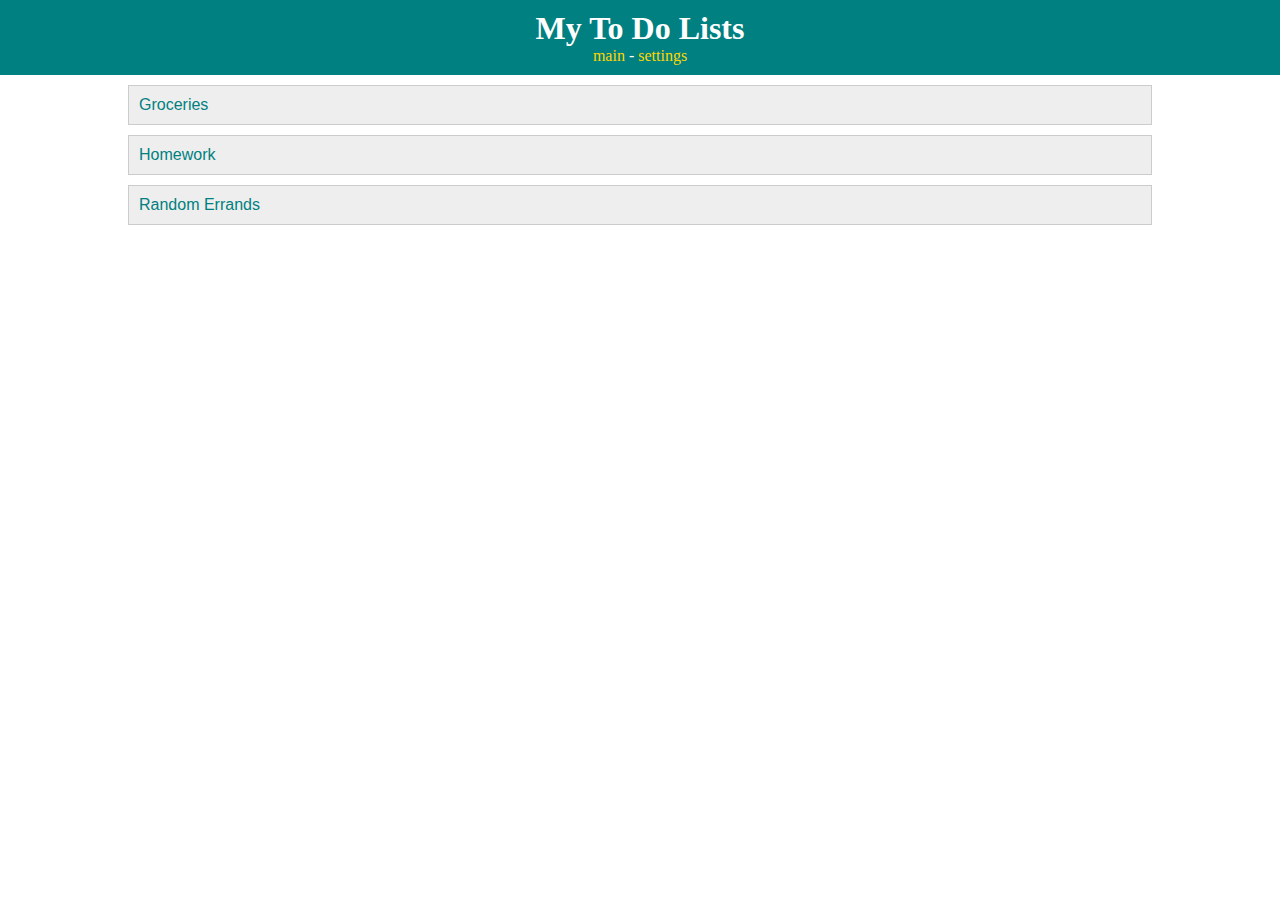
<file: week4_lab/index.html>
<!DOCTYPE html>

<!-- styles -->
<link rel="stylesheet" type="text/css" href="style.css">

<html>
<head>
    <title>ToDo App</title>
    <meta charset="UTF-8">
    <!-- fonts -->
    <link href="https://fonts.googleapies.com/css?family=Roboto|Roboto+Slab"
    rel="stylesheet">
</head>

<body>
    <header>
        <h1>My To Do Lists</h1>
        <nav>
            <a href="index.html">main</a> -
            <a href="settings.html">settings</a>
        </nav>
    </header>

    <div id="todo-lists">
        <div class="list">
            <a href="list.html">Groceries</a>
        </div>

        <div class="list">
            Homework
        </div>

        <div class="list">
            Random Errands
        </div>
    </div>

</body>

</html>
</file>
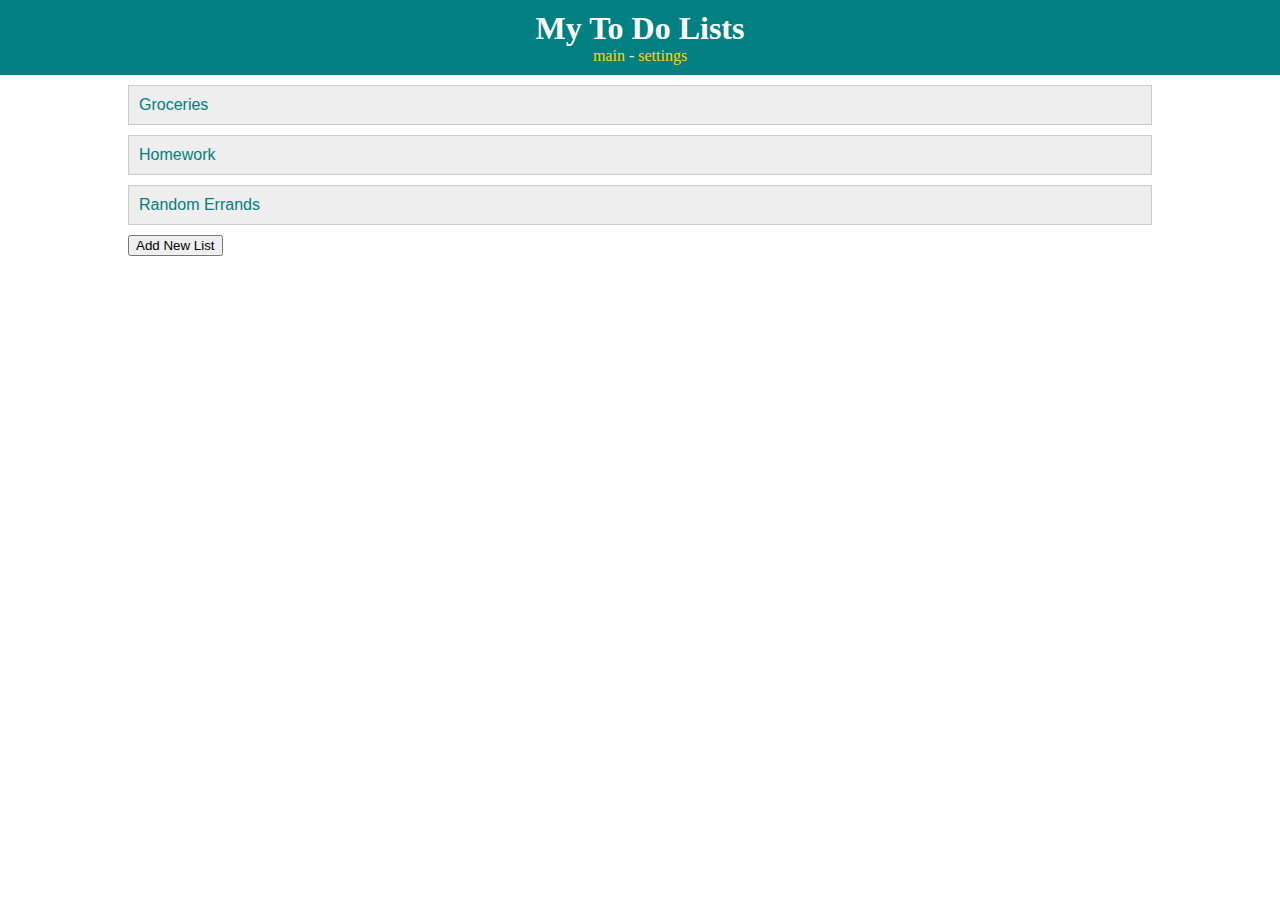
<file: week5_part1_lab/index.html>
<!DOCTYPE html>

<!-- styles -->
<link rel="stylesheet" type="text/css" href="style.css">

<html>
<head>
    <title>ToDo App</title>
    <meta charset="UTF-8">
    <!-- fonts -->
    <link href="https://fonts.googleapies.com/css?family=Roboto|Roboto+Slab"
    rel="stylesheet">
    <!-- javascript -->
    <script src="main.js" type="text/javascript"></script>
</head>

<body>
    <header>
        <h1>My To Do Lists</h1>
        <nav>
            <a href="index.html">main</a> -
            <a href="settings.html">settings</a>
        </nav>
    </header>

    <div id="todo-lists">
        <div class="list">
            <a href="list.html">Groceries</a>
        </div>

        <div class="list">
            Homework
        </div>

        <div class="list">
            Random Errands
        </div>
        <button onclick="addNewList()">Add New List</button>
    </div>

</body>

</html>
</file>
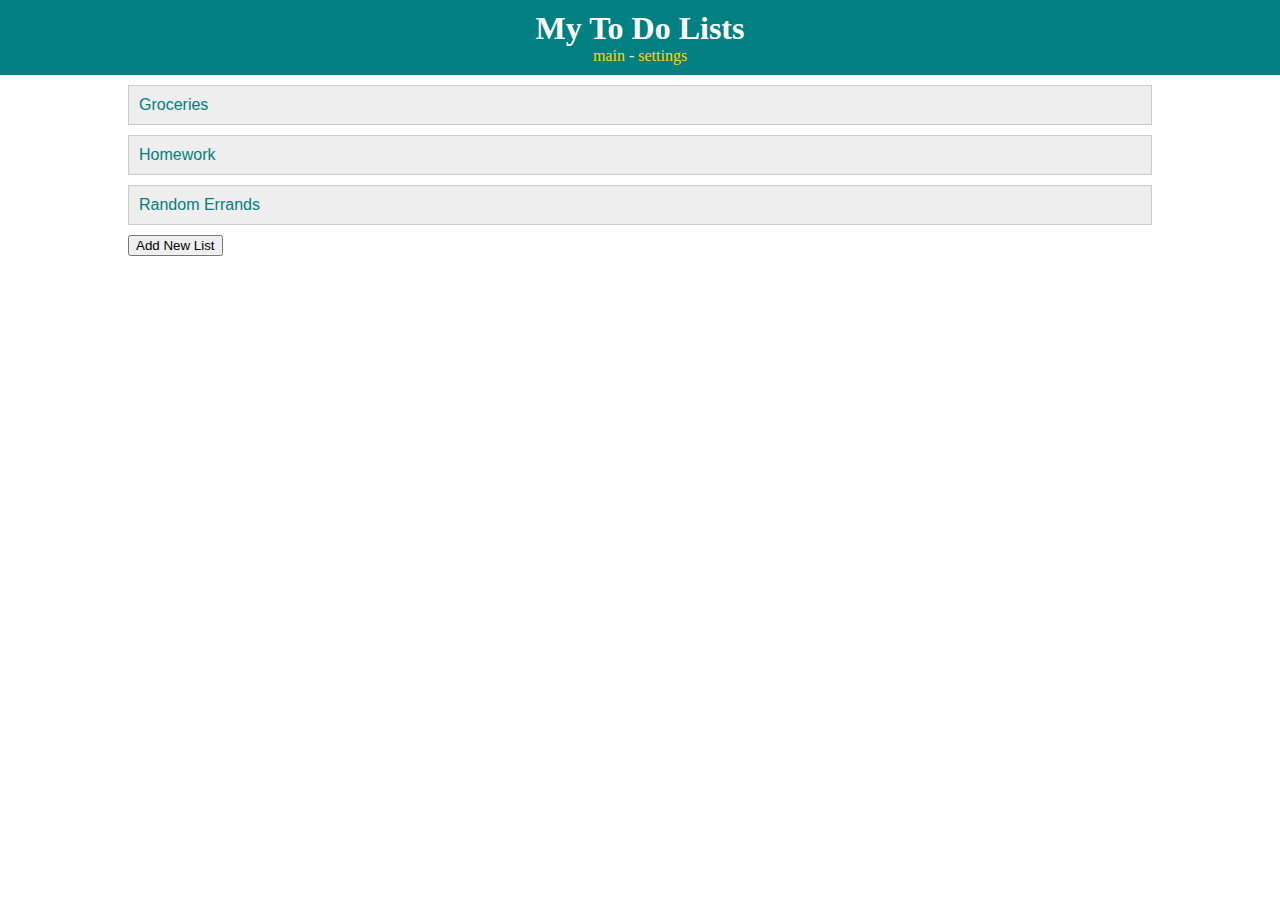
<file: week6_lab/index.html>
<!DOCTYPE html>

<!-- styles -->
<link rel="stylesheet" type="text/css" href="style.css">

<html>
<head>
    <title>ToDo App</title>
    <meta charset="UTF-8">
    <!-- fonts -->
    <link href="https://fonts.googleapies.com/css?family=Roboto|Roboto+Slab"
    rel="stylesheet">
    <!-- javascript -->
    <script src="main.js" type="text/javascript"></script>
    <script src="https://ajax.googleapis.com/ajax/libs/jquery/3.2.1/jquery.min.js"></script>
</head>

<body>
    <header>
        <h1>My To Do Lists</h1>
        <nav>
            <a href="index.html">main</a> -
            <a href="settings.html">settings</a>
        </nav>
    </header>

    <div id="todo-lists">
        <div class="list">
            <a href="list.html">Groceries</a>
        </div>

        <div class="list">
            Homework
        </div>

        <div class="list">
            Random Errands
        </div>
        <button onclick="addNewList()">Add New List</button>
    </div>

</body>

</html>
</file>
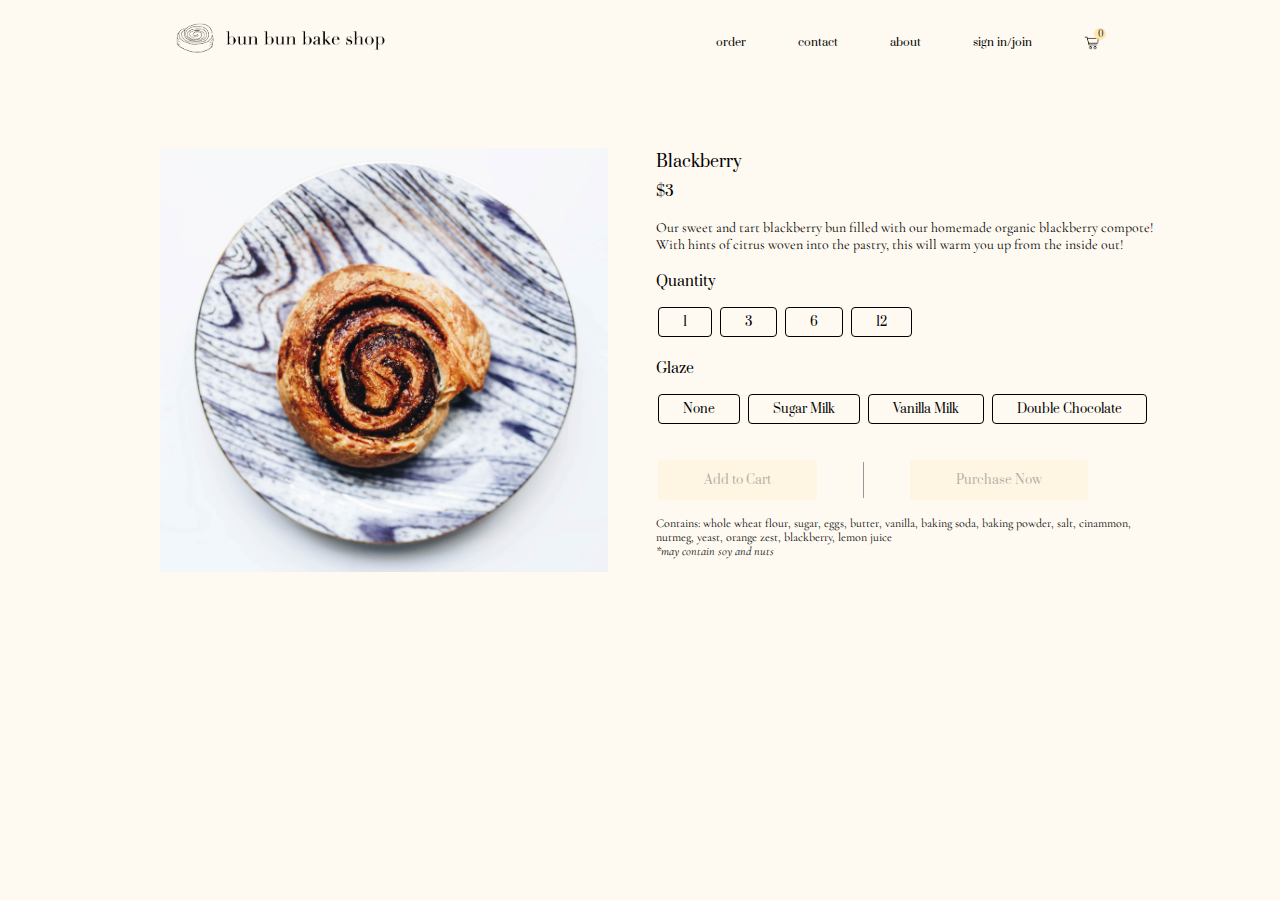
<file: homework_5/blackberry.html>
<!DOCTYPE html>

    <html>
    <head>
        <title>bun bun bakeshop - blackberry</title>
        <!-- styles -->
        <link rel="stylesheet" type="text/css" href="style.css">
        <link rel="icon" href="favi.png"/>
        <meta charset="UTF-8">
        <!--fonts-->
        <link href="https://fonts.googleapis.com/css?family=Prata" rel="stylesheet">
        <link href="https://fonts.googleapis.com/css?family=Cormorant+Garamond" rel="stylesheet">
        <!--javascript-->
        <script src="https://ajax.googleapis.com/ajax/libs/jquery/3.2.1/jquery.min.js"></script>
        <script src="script.js" type="text/javascript"></script>
    </head>
    <body>
        <header>
            <a href="home.html"><img id="logo" src="logo.png"></a>
            <nav>
                <ul>
                    <li><a href="order.html">order</a></li>
                    <li><a href="#">contact</a></li>
                    <li><a href="#">about</a></li>
                    <li><a href="#">sign in/join</a></li>
                    <li><div class="mini-cart">
                        <a href="cart.html"><img id="cart" src="cart.png"></a>
                        <div class="ct-bg">
                            <div id="item-count">0</div></li>
                </ul>
            </nav>
        </header>
        <body>
            <div class="details">
                <img class="details-img" src="blackberry.jpg">
                <div class="details-text">
                    <h2> Blackberry </h2>
                    <h4> $3 </h4>
                    <p> Our sweet and tart blackberry bun filled with our homemade organic blackberry compote! <br/>With hints of citrus woven into the pastry, this will warm you up from the inside out!</p>
                    <h4> Quantity </h4>
                    <div class="ops qt">
                        <button>1</button>
                        <button>3</button>
                        <button>6</button>
                        <button>12</button>
                    </div>
                    <h4> Glaze </h4>
                    <div class="ops glz">
                        <button>None</button>
                        <button>Sugar Milk</button>
                        <button>Vanilla Milk</button>
                        <button>Double Chocolate</button>
                    </div>
                    <div class="cart">
                        <button class="button3 addcart">Add to Cart</button>
                        <div class="vert"></div>
                        <button class="button3">Purchase Now</button>
                    </div>
                    <p class="ingredients"> Contains: whole wheat flour, sugar, eggs, butter, vanilla, baking soda, baking powder, salt, cinammon, <br/>nutmeg, yeast, orange zest, blackberry, lemon juice <br />
                        <i> *may contain soy and nuts </i>
                    </p>
                </div>
            </div>
            <script>item()</script>
            <script> miniCart()</script>
        </body>
</file>
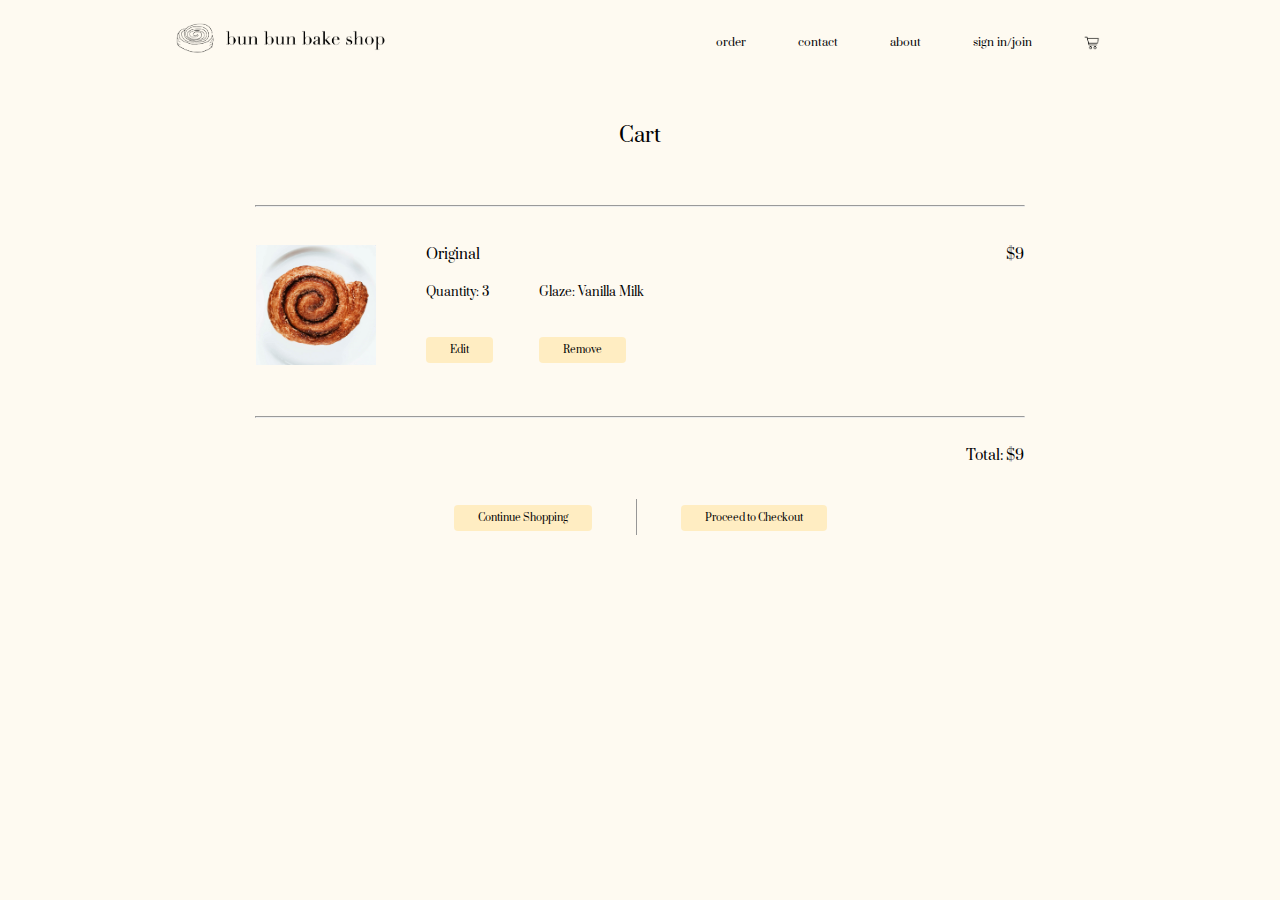
<file: homework_5/cart-filled.html>
<!DOCTYPE html>

    <html>
    <head>
        <title>bun bun bakeshop - cart example</title>
        <!-- styles -->
        <link rel="stylesheet" type="text/css" href="style.css">
        <link rel="icon" href="favi.png"/>
        <meta charset="UTF-8">
        <!--fonts-->
        <link href="https://fonts.googleapis.com/css?family=Prata" rel="stylesheet">
        <link href="https://fonts.googleapis.com/css?family=Cormorant+Garamond" rel="stylesheet">
        <!--javascript-->
        <script src="https://ajax.googleapis.com/ajax/libs/jquery/3.2.1/jquery.min.js"></script>
        <script src="script.js" type="text/javascript"></script>
    </head>
    <body>
        <header>
            <a href="home.html"><img id="logo" src="logo.png"></a>
            <nav>
                <ul>
                    <li><a href="order.html">order</a></li>
                    <li><a href="#">contact</a></li>
                    <li><a href="#">about</a></li>
                    <li><a href="#">sign in/join</a></li>
                    <li><a href="#"><img id="cart" src="cart.png"></a></li>
                </ul>
            </nav>
        </header>
        <h1> Cart </h1>
        <hr>
        <div class="cart-item">
            <div><img class="cart-img" src="original.jpg"></div>
            <div class="cart-detail">
                <h5> Original </h5>
                <div class="qg">
                    <h7> Quantity: 3 </h7>
                    <h7> Glaze: Vanilla Milk</h7>
                </div>
                <div class="cart-buttons">
                    <button class="button2">Edit</button>
                    <div class= "space"></div>
                    <button class="button2">Remove</button>
                </div>
            </div>
            <div class="item-price">
                <h5> $9 </h5>
            </div>
        </div>
        <hr>
        <div class="total-price">
            <h5> Total: $9 </h5>
        </div>
        <div class="checkout">
            <button class="button2">Continue Shopping</button>
            <div class="vert"></div>
            <button class="button2">Proceed to Checkout</button>
        </div>
    </body>
</file>
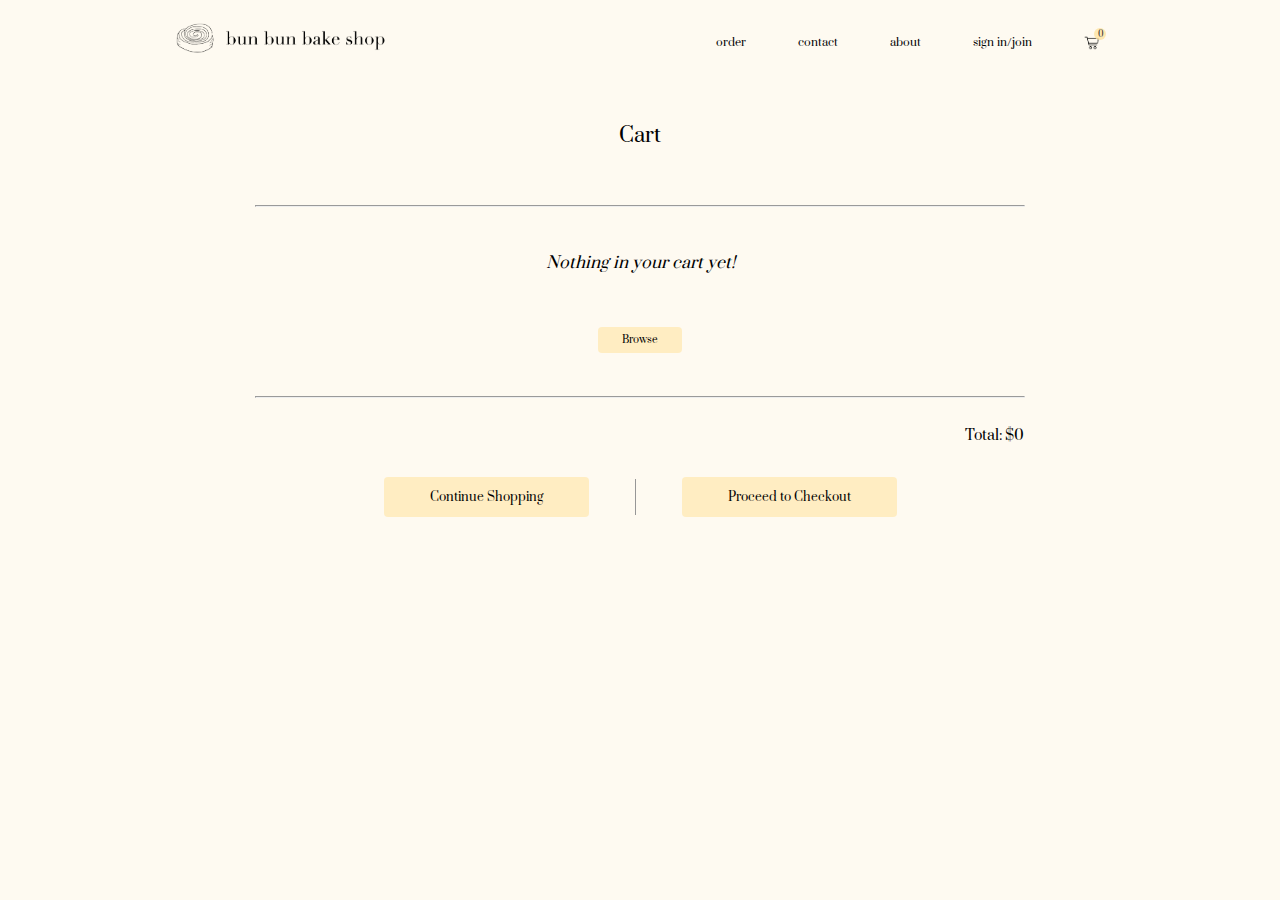
<file: homework_5/cart.html>
<!DOCTYPE html>

    <html>
    <head>
        <title>bun bun bakeshop - cart</title>
        <!-- styles -->
        <link rel="stylesheet" type="text/css" href="style.css">
        <link rel="icon" href="favi.png"/>
        <meta charset="UTF-8">
        <!--fonts-->
        <link href="https://fonts.googleapis.com/css?family=Prata" rel="stylesheet">
        <link href="https://fonts.googleapis.com/css?family=Cormorant+Garamond" rel="stylesheet">
        <!--javascript-->
        <script src="https://ajax.googleapis.com/ajax/libs/jquery/3.2.1/jquery.min.js"></script>
        <script src="script.js" type="text/javascript"></script>
    </head>
    <body>
        <header>
            <a href="home.html"><img id="logo" src="logo.png"></a>
            <nav>
                <ul>
                    <li><a href="order.html">order</a></li>
                    <li><a href="#">contact</a></li>
                    <li><a href="#">about</a></li>
                    <li><a href="#">sign in/join</a></li>
                    <li><div class="mini-cart">
                        <a href="cart.html"><img id="cart" src="cart.png"></a>
                        <div class="ct-bg">
                            <div id="item-count">0</div></li>
                </ul>
            </nav>
        </header>
        <h1> Cart </h1>
        <hr>
        <div class="cart-list">
        </div>
        <div class="flex-container">
            <div id="nothing">
                <div><h6> Nothing in your cart yet!</h6></div>
                <div><a href="order.html"><button class="button2"> Browse </button></a></div>
            </div>
        </div>
        <hr>
        <div class="total-price">
            <h5 id="total"> Total: $0 </h5>
        </div>
        <div class="checkout">
            <a href="order.html"><button class="button4">Continue Shopping</button></a>
            <div class="vert"></div>
            <button class="button4">Proceed to Checkout</button>
        </div>
        <script>cart();</script>
        <script>miniCart()</script>
    </body>
    </html>
</file>
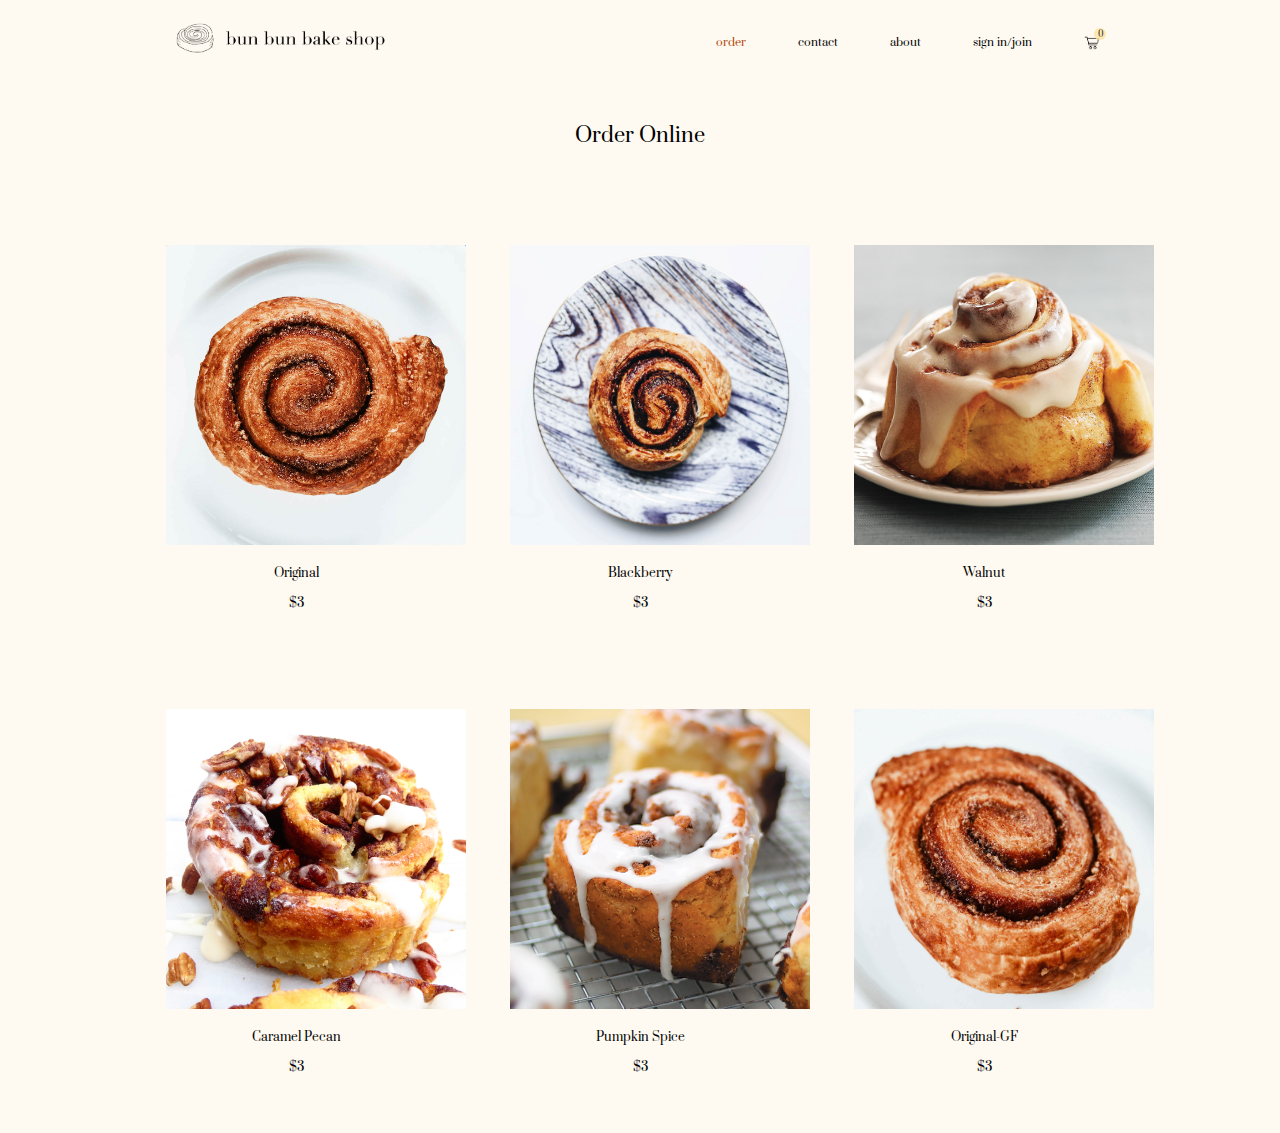
<file: homework_5/order.html>
<!DOCTYPE html>

    <html>
    <head>
        <title>bun bun bakeshop - order</title>
        <!-- styles -->
        <link rel="stylesheet" type="text/css" href="style.css">
        <link rel="icon" href="favi.png"/>
        <meta charset="UTF-8">
        <!--fonts-->
        <link href="https://fonts.googleapis.com/css?family=Prata" rel="stylesheet">
        <link href="https://fonts.googleapis.com/css?family=Cormorant+Garamond" rel="stylesheet">
        <!--javascript-->
        <script src="https://ajax.googleapis.com/ajax/libs/jquery/3.2.1/jquery.min.js"></script>
        <script src="script.js" type="text/javascript"></script>
    </head>
    <body>
        <header>
            <a href="home.html"><img id="logo" src="logo.png"></a>
            <nav>
                <ul>
                    <li><a class="current" href="#">order</a></li>
                    <li><a href="#">contact</a></li>
                    <li><a href="#">about</a></li>
                    <li><a href="#">sign in/join</a></li>
                    <li><div class="mini-cart">
                        <a href="cart.html"><img id="cart" src="cart.png"></a>
                        <div class="ct-bg">
                            <div id="item-count">0</div>
                        </div>
                    </div>
                    </li>
                </ul>
            </nav>
        </header>
        <h1>Order Online</h1>
        <div class="grid-3">
            <div class="items">
                    <a href="original.html"><img class="item-img" src="original.jpg"></a>
                    <div class="caption">
                        <a href ="original.html">Original</a>
                        <h3> $3 </h3>
                    </div>
            </div>
            <div class="items">
                    <a href="blackberry.html"><img class="item-img" src="blackberry.jpg"></a>
                    <div class="caption">
                        <a href ="blackberry.html">Blackberry</a>
                        <h3> $3 </h3>
                    </div>
            </div>
            <div class="items">
                    <a href="walnut.html"><img class="item-img" src="walnut.jpg"></a>
                    <div class="caption">
                        <a href ="walnut.html">Walnut</a>
                        <h3> $3 </h3>
                    </div>
            </div>
            <div class="items">
                    <a href="pecan.html"><img class="item-img" src="pecan.jpg"></a>
                    <div class="caption">
                        <a href ="pecan.html">Caramel Pecan</a>
                        <h3> $3 </h3>
                    </div>
            </div>
            <div class="items">
                    <a href="pumpkin.html"><img class="item-img" src="pumpkin.jpg"></a>
                    <div class="caption">
                        <a href ="pumpkin.html">Pumpkin Spice</a>
                        <h3> $3 </h3>
                    </div>
            </div>
            <div class="items">
                    <a href="orig-gf.html"><img class="item-img" src="orig-gf.jpg"></a>
                    <div class="caption">
                        <a href ="orig-gf.html">Original-GF</a>
                        <h3> $3 </h3>
                    </div>
            </div>
        </div>
        <script>miniCart()</script>
</file>
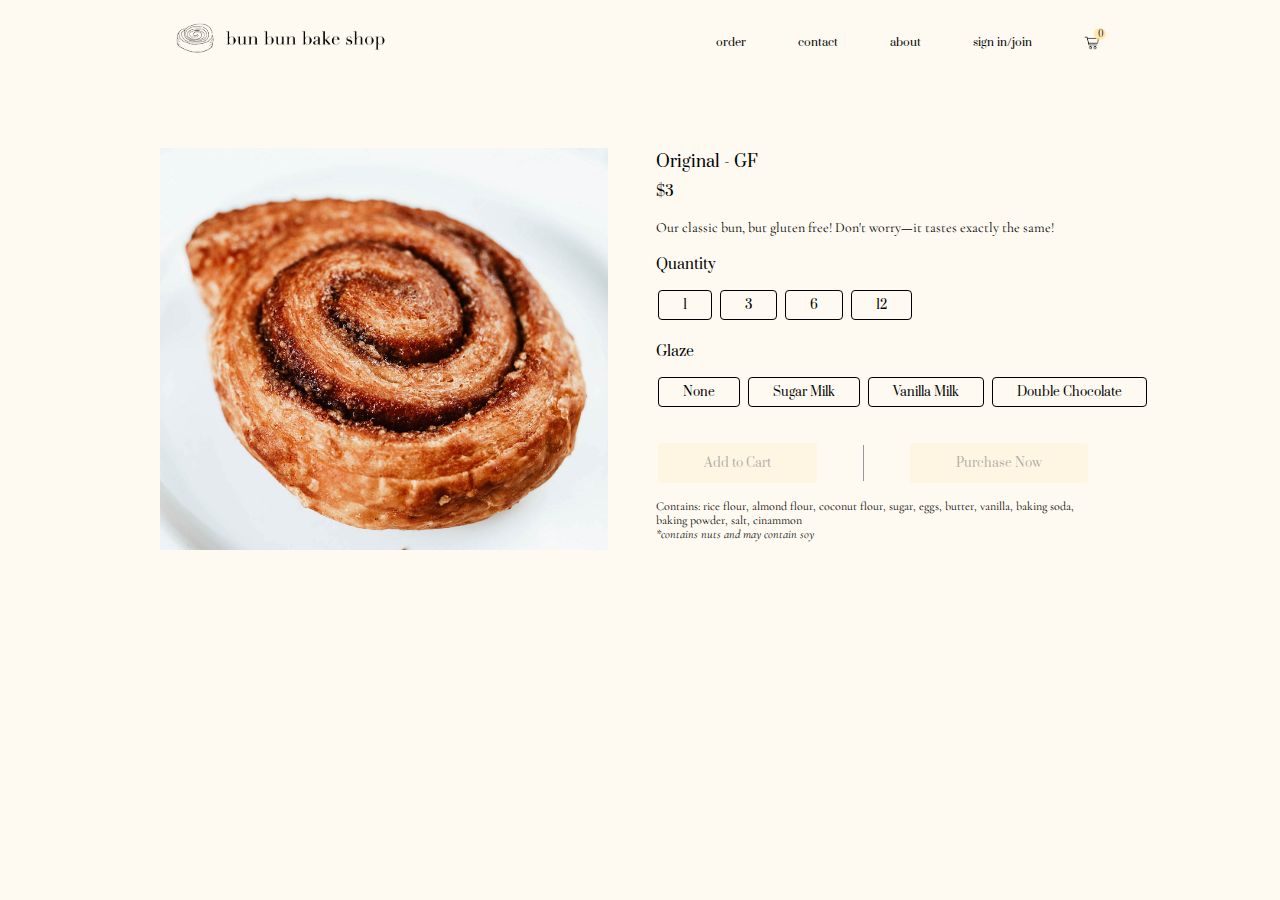
<file: homework_5/orig-gf.html>
<!DOCTYPE html>

    <html>
    <head>
        <title>bun bun bakeshop - original gf</title>
        <!-- styles -->
        <link rel="stylesheet" type="text/css" href="style.css">
        <link rel="icon" href="favi.png"/>
        <meta charset="UTF-8">
        <!--fonts-->
        <link href="https://fonts.googleapis.com/css?family=Prata" rel="stylesheet">
        <link href="https://fonts.googleapis.com/css?family=Cormorant+Garamond" rel="stylesheet">
        <!--javascript-->
        <script src="https://ajax.googleapis.com/ajax/libs/jquery/3.2.1/jquery.min.js"></script>
        <script src="script.js" type="text/javascript"></script>
    </head>
    <body>
        <header>
            <a href="home.html"><img id="logo" src="logo.png"></a>
            <nav>
                <ul>
                    <li><a href="order.html">order</a></li>
                    <li><a href="#">contact</a></li>
                    <li><a href="#">about</a></li>
                    <li><a href="#">sign in/join</a></li>
                    <li><div class="mini-cart">
                        <a href="cart.html"><img id="cart" src="cart.png"></a>
                        <div class="ct-bg">
                            <div id="item-count">0</div></li>
                </ul>
            </nav>
        </header>
        <body>
            <div class="details">
                <img class="details-img" src="orig-gf.jpg">
                <div class="details-text">
                    <h2> Original - GF </h2>
                    <h4> $3 </h4>
                    <p> Our classic bun, but gluten free! Don't worry—it tastes exactly the same!</p>
                    <h4> Quantity </h4>
                    <div class="ops qt">
                        <button>1</button>
                        <button>3</button>
                        <button>6</button>
                        <button>12</button>
                    </div>
                    <h4> Glaze </h4>
                    <div class="ops glz">
                        <button>None</button>
                        <button>Sugar Milk</button>
                        <button>Vanilla Milk</button>
                        <button>Double Chocolate</button>
                    </div>
                    <div class="cart">
                        <button class="button3 addcart">Add to Cart</button>
                        <div class="vert"></div>
                        <button class="button3">Purchase Now</button>
                    </div>
                    <p class="ingredients"> Contains: rice flour, almond flour, coconut flour, sugar, eggs, butter, vanilla, baking soda, <br/>baking powder, salt, cinammon <br />
                    <i> *contains nuts and may contain soy</i>
                    </p>
                </div>
            </div>
        <script>item()</script>
        <script>miniCart()</script>
        </body>
</file>
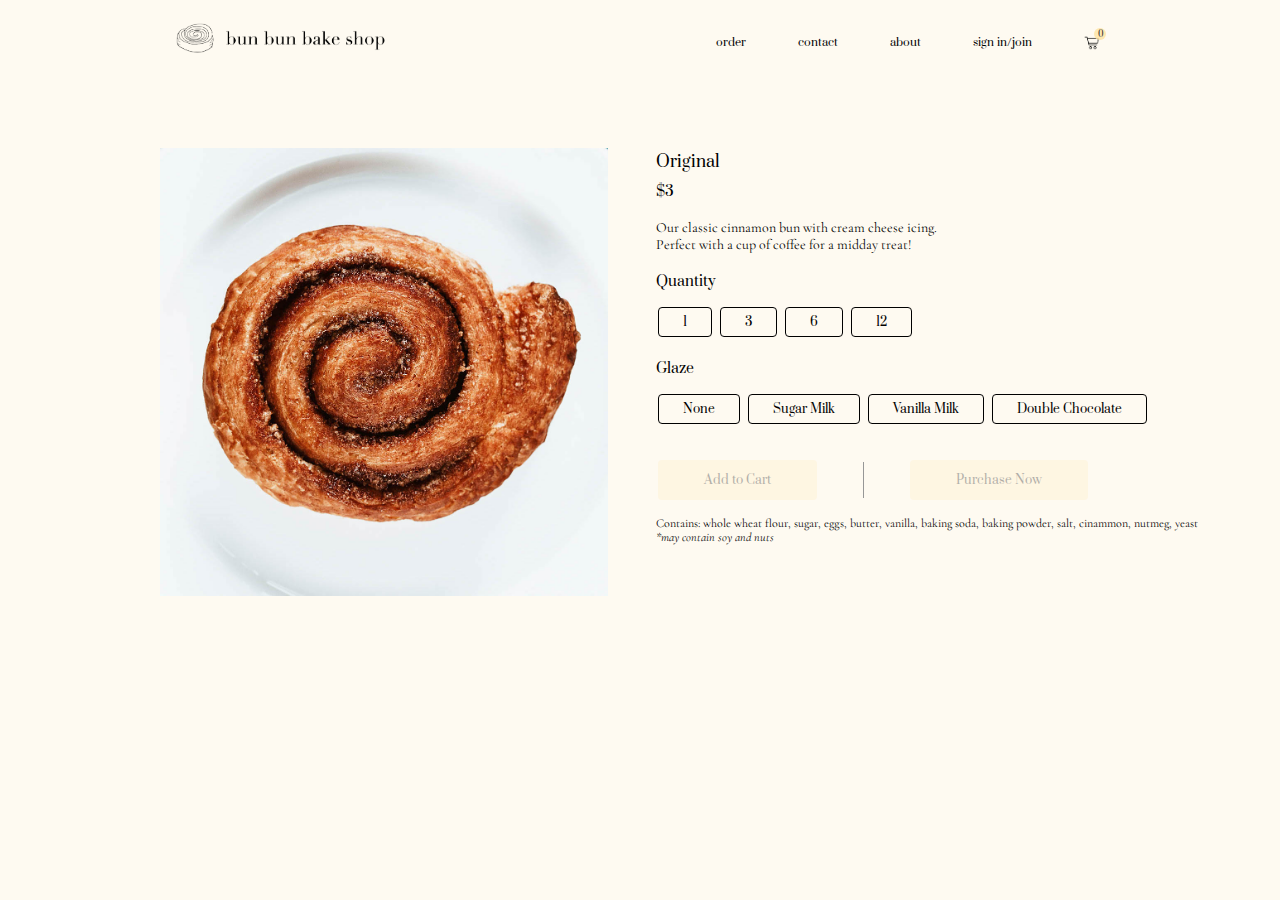
<file: homework_5/original.html>
<!DOCTYPE html>

    <html>
    <head>
        <title>bun bun bakeshop - original</title>
        <!-- styles -->
        <link rel="stylesheet" type="text/css" href="style.css">
        <link rel="icon" href="favi.png"/>
        <meta charset="UTF-8">
        <!--fonts-->
        <link href="https://fonts.googleapis.com/css?family=Prata" rel="stylesheet">
        <link href="https://fonts.googleapis.com/css?family=Cormorant+Garamond" rel="stylesheet">
        <!--javascript-->
        <script src="https://ajax.googleapis.com/ajax/libs/jquery/3.2.1/jquery.min.js"></script>
        <script src="script.js" type="text/javascript"></script>
    </head>
    <body>
        <header>
            <a href="home.html"><img id="logo" src="logo.png"></a>
            <nav>
                <ul>
                    <li><a href="order.html">order</a></li>
                    <li><a href="#">contact</a></li>
                    <li><a href="#">about</a></li>
                    <li><a href="#">sign in/join</a></li>
                    <li><div class="mini-cart">
                        <a href="cart.html"><img id="cart" src="cart.png"></a>
                        <div class="ct-bg">
                            <div id="item-count">0</div></li>
                </ul>
            </nav>
        </header>
        <body>
            <div class="details">
                <img class="details-img" src="original.jpg">
                <div class="details-text">
                    <h2>Original</h2>
                    <h4> $3 </h4>
                    <p> Our classic cinnamon bun with cream cheese icing.<br/> Perfect with a cup of coffee for a midday treat! </p>
                    <h4> Quantity </h4>
                    <div class="ops qt">
                        <button>1</button>
                        <button>3</button>
                        <button>6</button>
                        <button>12</button>
                    </div>
                    <h4> Glaze </h4>
                    <div class="ops glz">
                        <button>None</button>
                        <button>Sugar Milk</button>
                        <button>Vanilla Milk</button>
                        <button>Double Chocolate</button>
                    </div>
                    <div class="cart">
                        <button class="button3 addcart">Add to Cart</button>
                        <div class="vert"></div>
                        <button class="button3">Purchase Now</button>
                    </div>
                    <p class="ingredients"> Contains: whole wheat flour, sugar, eggs, butter, vanilla, baking soda, baking powder, salt, cinammon, nutmeg, yeast <br />
                        <i> *may contain soy and nuts </i>
                    </p>
                </div>
            </div>
            <script>item()</script>
            <script>miniCart()</script>
        </body>

    </html>
</file>
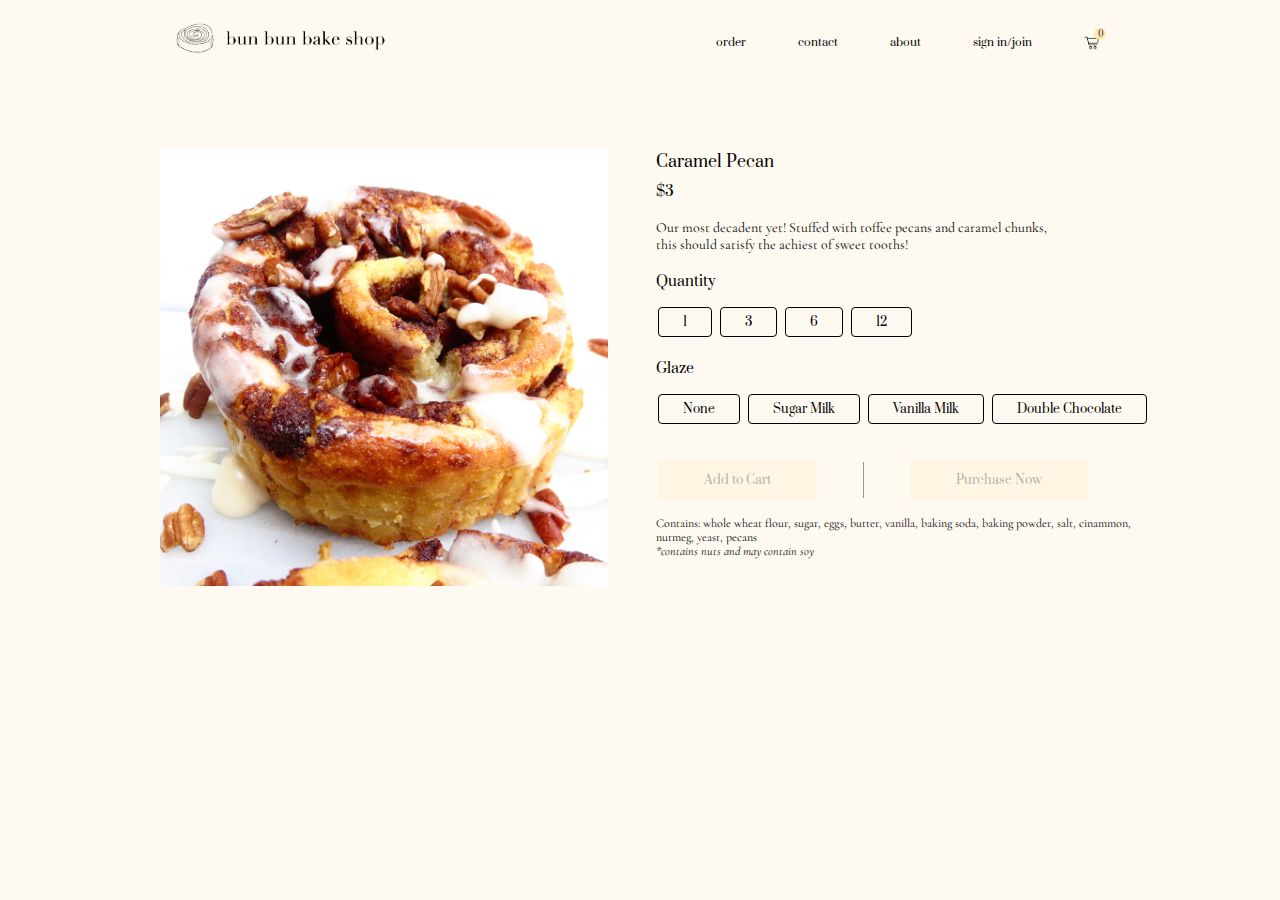
<file: homework_5/pecan.html>
<!DOCTYPE html>

    <html>
    <head>
        <title>bun bun bakeshop - pecan</title>
        <!-- styles -->
        <link rel="stylesheet" type="text/css" href="style.css">
        <link rel="icon" href="favi.png"/>
        <meta charset="UTF-8">
        <!--fonts-->
        <link href="https://fonts.googleapis.com/css?family=Prata" rel="stylesheet">
        <link href="https://fonts.googleapis.com/css?family=Cormorant+Garamond" rel="stylesheet">
        <!--javascript-->
        <script src="https://ajax.googleapis.com/ajax/libs/jquery/3.2.1/jquery.min.js"></script>
        <script src="script.js" type="text/javascript"></script>
    </head>
    <body>
        <header>
            <a href="home.html"><img id="logo" src="logo.png"></a>
            <nav>
                <ul>
                    <li><a href="order.html">order</a></li>
                    <li><a href="#">contact</a></li>
                    <li><a href="#">about</a></li>
                    <li><a href="#">sign in/join</a></li>
                    <li><div class="mini-cart">
                        <a href="cart.html"><img id="cart" src="cart.png"></a>
                        <div class="ct-bg">
                            <div id="item-count">0</div></li>
                </ul>
            </nav>
        </header>
        <body>
            <div class="details">
                <img class="details-img" src="pecan.jpg">
                <div class="details-text">
                    <h2> Caramel Pecan </h2>
                    <h4> $3 </h4>
                    <p> Our most decadent yet! Stuffed with toffee pecans and caramel chunks,<br/> this should satisfy the achiest of sweet tooths!</p>
                    <h4> Quantity </h4>
                    <div class="ops qt" >
                        <button>1</button>
                        <button>3</button>
                        <button>6</button>
                        <button>12</button>
                    </div>
                    <h4> Glaze </h4>
                    <div class="ops glz">
                        <button>None</button>
                        <button>Sugar Milk</button>
                        <button>Vanilla Milk</button>
                        <button>Double Chocolate</button>
                    </div>
                    <div class="cart">
                        <button class="button3 addcart">Add to Cart</button>
                        <div class="vert"></div>
                        <button class="button3">Purchase Now</button>
                    </div>
                    <p class="ingredients"> Contains: whole wheat flour, sugar, eggs, butter, vanilla, baking soda, baking powder, salt, cinammon, <br/>nutmeg, yeast, pecans <br />
                        <i> *contains nuts and may contain soy</i>
                    </p>
                </div>
            </div>
            <script>item()</script>
            <script>miniCart()</script>
        </body>
</file>
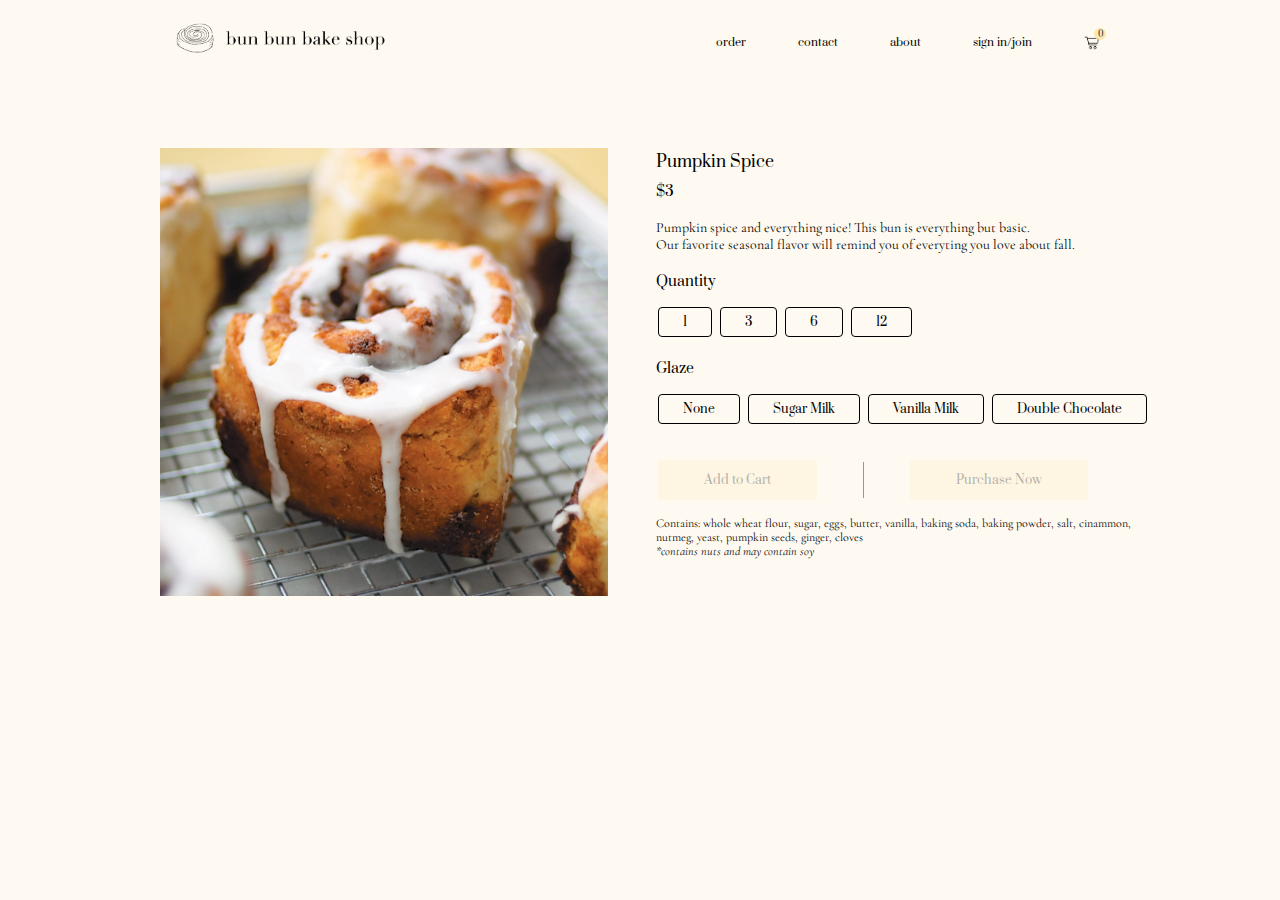
<file: homework_5/pumpkin.html>
<!DOCTYPE html>

    <html>
    <head>
        <title>bun bun bakeshop - pumpkin</title>
        <!-- styles -->
        <link rel="stylesheet" type="text/css" href="style.css">
        <link rel="icon" href="favi.png"/>
        <meta charset="UTF-8">
        <!--fonts-->
        <link href="https://fonts.googleapis.com/css?family=Prata" rel="stylesheet">
        <link href="https://fonts.googleapis.com/css?family=Cormorant+Garamond" rel="stylesheet">
        <!--javascript-->
        <script src="https://ajax.googleapis.com/ajax/libs/jquery/3.2.1/jquery.min.js"></script>
        <script src="script.js" type="text/javascript"></script>
    </head>
    <body>
        <header>
            <a href="home.html"><img id="logo" src="logo.png"></a>
            <nav>
                <ul>
                    <li><a href="order.html">order</a></li>
                    <li><a href="#">contact</a></li>
                    <li><a href="#">about</a></li>
                    <li><a href="#">sign in/join</a></li>
                    <li><div class="mini-cart">
                        <a href="cart.html"><img id="cart" src="cart.png"></a>
                        <div class="ct-bg">
                            <div id="item-count">0</div></li>
                </ul>
            </nav>
        </header>
        <body>
            <div class="details">
                <img class="details-img" src="pumpkin.jpg">
                <div class="details-text">
                    <h2> Pumpkin Spice </h2>
                    <h4> $3 </h4>
                    <p> Pumpkin spice and everything nice! This bun is everything but basic. <br/>Our favorite seasonal flavor will remind you of everyting you love about fall. </p>
                    <h4> Quantity </h4>
                    <div class="ops qt">
                        <button>1</button>
                        <button>3</button>
                        <button>6</button>
                        <button>12</button>
                    </div>
                    <h4> Glaze </h4>
                    <div class="ops glz">
                        <button>None</button>
                        <button>Sugar Milk</button>
                        <button>Vanilla Milk</button>
                        <button>Double Chocolate</button>
                    </div>
                    <div class="cart">
                        <button class="button3 addcart">Add to Cart</button>
                        <div class="vert"></div>
                        <button class="button3">Purchase Now</button>
                    </div>
                    <p class="ingredients"> Contains: whole wheat flour, sugar, eggs, butter, vanilla, baking soda, baking powder, salt, cinammon, <br/>nutmeg, yeast, pumpkin seeds, ginger, cloves <br />
                    <i> *contains nuts and may contain soy</i>
                    </p>
                </div>
            </div>
            <script>item()</script>
            <script>miniCart()</script>
        </body>
</file>
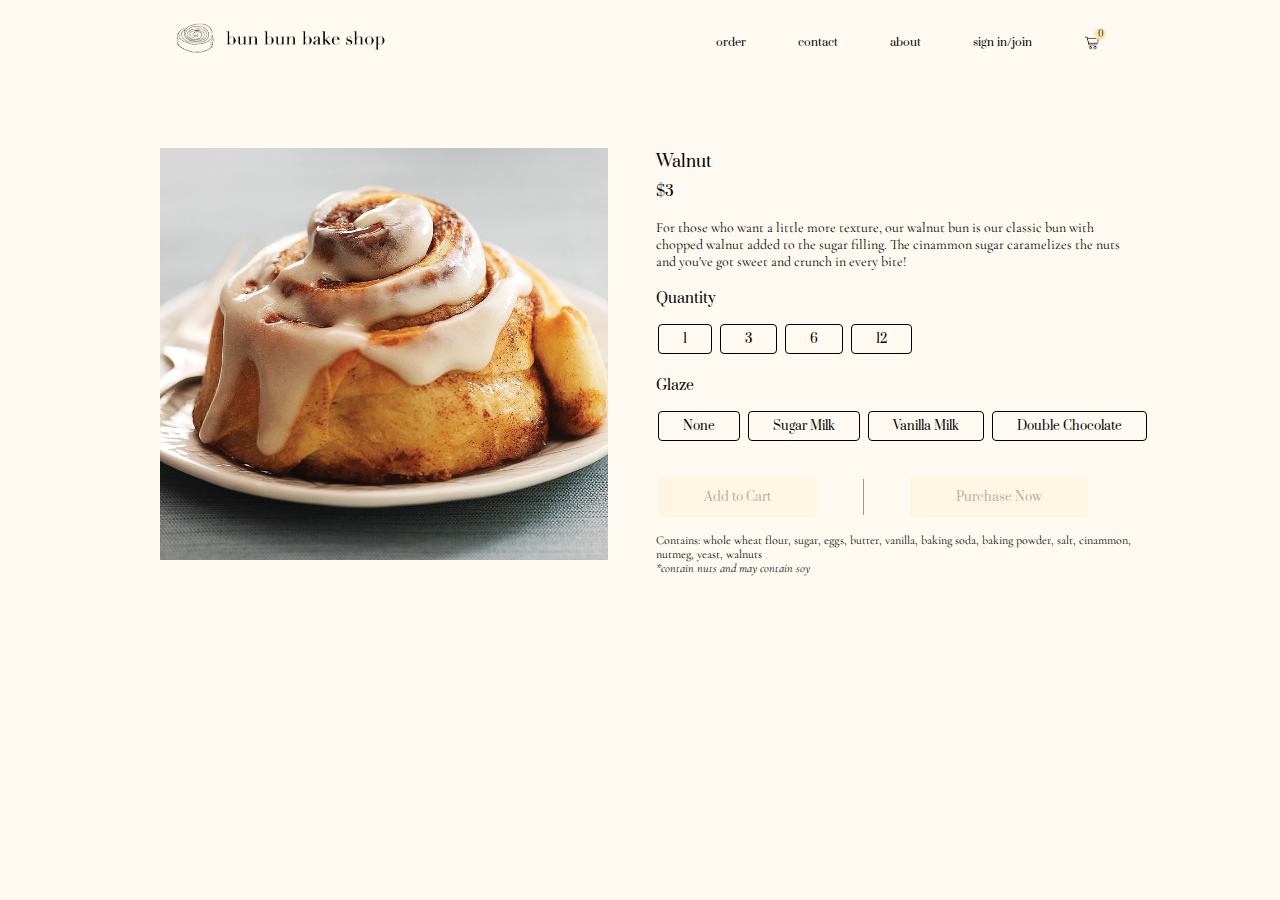
<file: homework_5/walnut.html>
<!DOCTYPE html>

    <html>
    <head>
        <title>bun bun bakeshop - walnut</title>
        <!-- styles -->
        <link rel="stylesheet" type="text/css" href="style.css">
        <link rel="icon" href="favi.png"/>
        <meta charset="UTF-8">
        <!--fonts-->
        <link href="https://fonts.googleapis.com/css?family=Prata" rel="stylesheet">
        <link href="https://fonts.googleapis.com/css?family=Cormorant+Garamond" rel="stylesheet">
        <!--javascript-->
        <script src="https://ajax.googleapis.com/ajax/libs/jquery/3.2.1/jquery.min.js"></script>
        <script src="script.js" type="text/javascript"></script>
    </head>
    <body>
        <header>
            <a href="home.html"><img id="logo" src="logo.png"></a>
            <nav>
                <ul>
                    <li><a href="order.html">order</a></li>
                    <li><a href="#">contact</a></li>
                    <li><a href="#">about</a></li>
                    <li><a href="#">sign in/join</a></li>
                    <li><div class="mini-cart">
                        <a href="cart.html"><img id="cart" src="cart.png"></a>
                        <div class="ct-bg">
                            <div id="item-count">0</div></li>
                </ul>
            </nav>
        </header>
        <body>
            <div class="details">
                <img class="details-img" src="walnut.jpg">
                <div class="details-text">
                    <h2> Walnut </h2>
                    <h4> $3 </h4>
                    <p> For those who want a little more texture, our walnut bun is our classic bun with <br/>chopped walnut added to the sugar filling. The cinammon sugar caramelizes the nuts <br/>and you've got sweet and crunch in every bite!</p>
                    <h4> Quantity </h4>
                    <div class="ops qt">
                        <button>1</button>
                        <button>3</button>
                        <button>6</button>
                        <button>12</button>
                    </div>
                    <h4> Glaze </h4>
                    <div class="ops glz">
                        <button>None</button>
                        <button>Sugar Milk</button>
                        <button>Vanilla Milk</button>
                        <button>Double Chocolate</button>
                    </div>
                    <div class="cart">
                        <button class="button3 addcart">Add to Cart</button>
                        <div class="vert"></div>
                        <button class="button3">Purchase Now</button>
                    </div>
                    <p class="ingredients"> Contains: whole wheat flour, sugar, eggs, butter, vanilla, baking soda, baking powder, salt, cinammon, <br/>nutmeg, yeast, walnuts <br />
                        <i> *contain nuts and may contain soy</i>
                    </p>
                </div>
            </div>
        <script>item()</script>
        <script>miniCart()</script>
    </body>
</file>
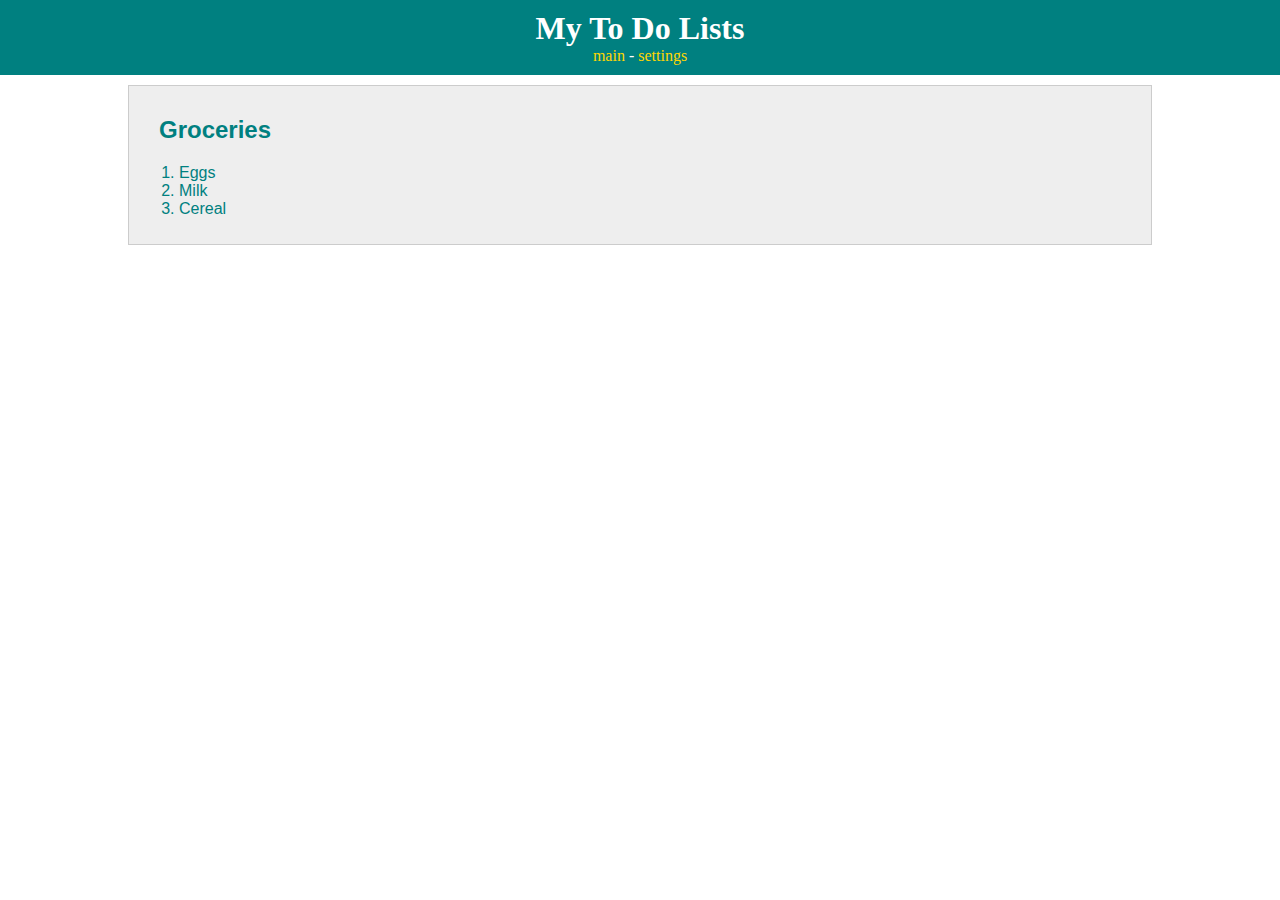
<file: week4_lab/list.html>
<!DOCTYPE html>

<!-- styles -->
<link rel="stylesheet" type="text/css" href="style.css">

<html>
<head>
    <title>ToDo App</title>
    <meta charset="UTF-8">
    <!-- fonts -->
    <link href="https://fonts.googleapies.com/css?family=Roboto|Roboto+Slab"
    rel="stylesheet">
</head>

<body>
    <header>
        <h1>My To Do Lists</h1>
        <nav>
            <a href="index.html">main</a> -
            <a href="settings.html">settings</a>
        </nav>
    </header>

    <div id="todo-lists">
        <div class = "list">
            <h2 class = "list-title"> Groceries </h2>
            <ol>
                <li>Eggs</li>
                <li>Milk</li>
                <li>Cereal</li>
            </ol>
        </div>
    </div>
</body>

</html>
</file>
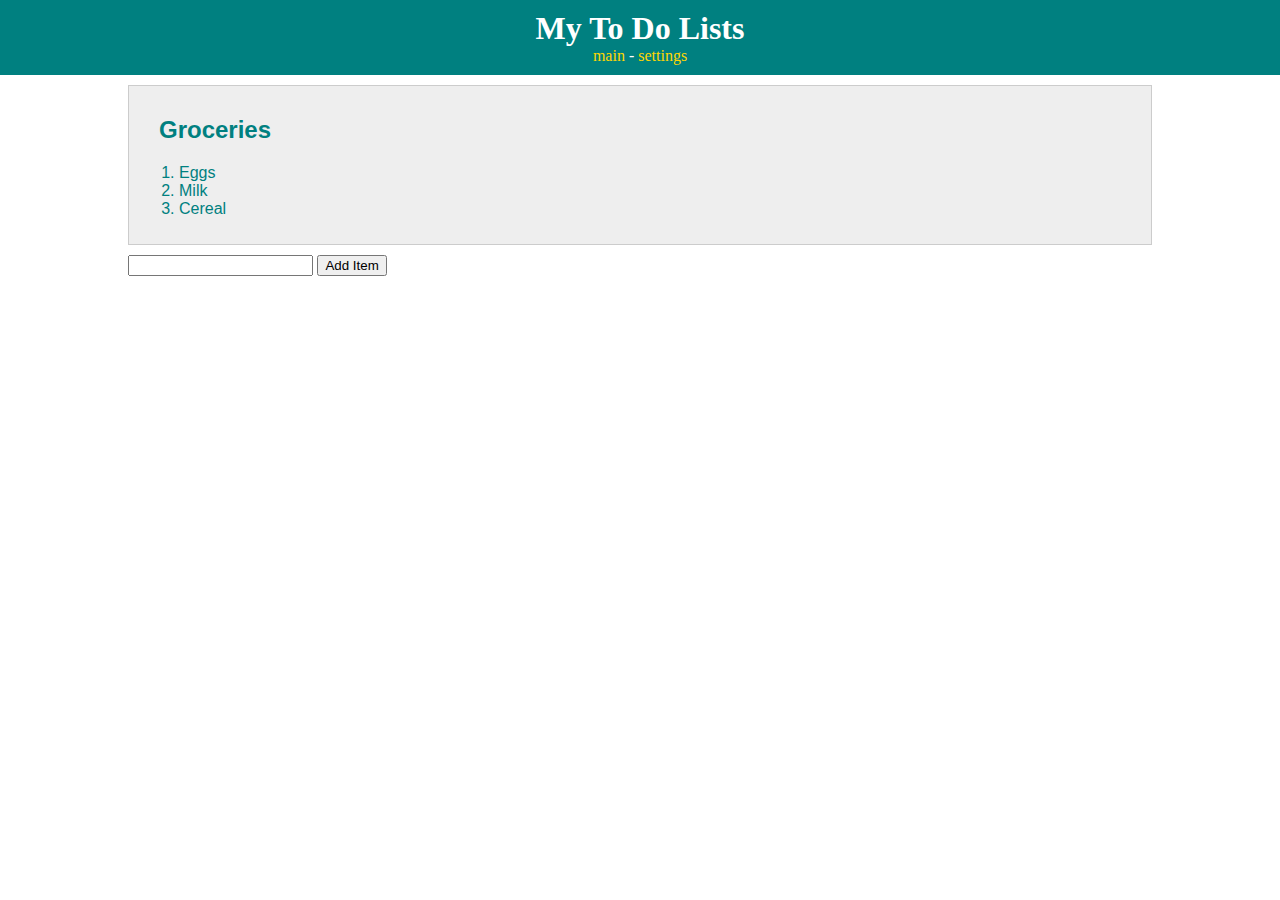
<file: week5_part1_lab/list.html>
<!DOCTYPE html>

<!-- styles -->
<link rel="stylesheet" type="text/css" href="style.css">

<html>
<head>
    <title>ToDo App</title>
    <meta charset="UTF-8">
    <!-- fonts -->
    <link href="https://fonts.googleapies.com/css?family=Roboto|Roboto+Slab"
    rel="stylesheet">
</head>

<body>
    <header>
        <h1>My To Do Lists</h1>
        <nav>
            <a href="index.html">main</a> -
            <a href="settings.html">settings</a>
        </nav>
    </header>

    <div id="todo-lists">
        <div class = "list">
            <h2 class = "list-title"> Groceries </h2>
            <ol>
                <li>Eggs</li>
                <li>Milk</li>
                <li>Cereal</li>
            </ol>
        </div>
        <input type="text"></input>
        <button>Add Item</button>
    </div>
</body>

</html>
</file>
<file: week4_lab/style.css>
/*********** BODY *************/
body {
    margin: 0;
    color: teal;
    font-family: 'Roboto', sans-serif;
}

/*********** HEADER ************/
header {
    text-align: center;
    padding: 10px;
    background-color: teal;
    color: white;
    font-family:'Roboto Slab', serif;
}

header a {
    color: gold;
    text-decoration: none;
}

h1 {
    margin: 0;
}

/*********** LISTS ************/
#todo-lists {
    margin: 0 auto;
    width: 80%;
    padding-top: 10px;
}

.list {
    padding: 10px;
    margin-bottom: 10px;
    background-color:#eeeeee;
    border: 1px solid #cccccc;
}

.list a{
    color: teal;
    text-decoration:none;
}

.list-title {
    margin-left: 20px;
}
</file>
<file: week5_part1_lab/style.css>
/*********** BODY *************/
body {
    margin: 0;
    color: teal;
    font-family: 'Roboto', sans-serif;
}

/*********** HEADER ************/
header {
    text-align: center;
    padding: 10px;
    background-color: teal;
    color: white;
    font-family:'Roboto Slab', serif;
}

header a {
    color: gold;
    text-decoration: none;
}

h1 {
    margin: 0;
}

/*********** LISTS ************/
#todo-lists {
    margin: 0 auto;
    width: 80%;
    padding-top: 10px;
}

.list {
    padding: 10px;
    margin-bottom: 10px;
    background-color:#eeeeee;
    border: 1px solid #cccccc;
}

.list a{
    color: teal;
    text-decoration:none;
}

.list-title {
    margin-left: 20px;
}
</file>
<file: week6_lab/style.css>
/*********** BODY *************/
body {
    margin: 0;
    color: teal;
    font-family: 'Roboto', sans-serif;
}

/*********** HEADER ************/
header {
    text-align: center;
    padding: 10px;
    background-color: teal;
    color: white;
    font-family:'Roboto Slab', serif;
}

header a {
    color: gold;
    text-decoration: none;
}

h1 {
    margin: 0;
}

/*********** LISTS ************/
#todo-lists {
    margin: 0 auto;
    width: 80%;
    padding-top: 10px;
}

.list {
    padding: 10px;
    margin-bottom: 10px;
    background-color:#eeeeee;
    border: 1px solid #cccccc;
}

.list a{
    color: teal;
    text-decoration:none;
}

.list-title {
    margin-left: 20px;
}
</file>
<file: homework_5/style.css>
/********* body font styles *********/
body {
    margin: 0;
    background-color: #FEFAF1;
    font-family: 'prata', serif;
}

h1 {
    display: block;
    font-size: 20px;
    margin-top: 66px;
    margin-bottom: 56px;
    text-align: center;
    font-weight:normal;
}

h2 {
    display:block;
    font-size: 16px;
    text-align: left;
    font-weight: normal;
    margin-bottom: -10px;
}

h3 {
    font-size: 12px;
    font-weight: normal;
    }

h4 {
    font-size: 14px;
    font-weight: normal;
}

h5 {
    font-size: 14px;
    font-weight: normal;
    margin: 0 auto;
}

h6 {
    font-size: 16px;
    font-weight: normal;
    font-style: italic;
}

h7 {
    font-size: 12px;
    font-weight: normal;
    display: inline-block;
    padding-right: 46px;
    padding-top: 20px;
}

p {
    display:block;
    font-size: 14px;
    font-weight: normal;
    text-align: left;
    font-family: 'Cormorant Garamond', serif;
}

.ingredients {
    font-size: 12px;
}

.insta-details{
    font-size: 16px;
    font-family: 'Karla', sans-serif;
    color: black;
    text-align: center;
}

.insta-details a{
    color: black;
    text-decoration: underline;
}
a {
    transition: 0.3s;
}

/*** nav based on code from https://stackoverflow.com/questions/
31155753/cant-get-logo-and-nav-bar-in-same-line-in-the-header**/

header{
    width: 100%;
}
#logo{
    display:inline;
    vertical-align:top;
    width:auto;
    height: 36px;
    margin-top: 20px;
    padding-left: 170px;
}

nav{
    display: inline;
    float: right;
}
nav ul{
    list-style:none;
    padding-right: 180px;
}
nav ul li{
    display: inline-block;
    margin-top: 14px;
    padding-left: 48px;
}
nav ul li a{
    color: black;
    text-decoration: none;
    font-size: 11px;
}

.current {
    color: #B34608;
}

#cart {
    display:inline;
    height: 14px;
    width: auto;
    vertical-align: middle;
}

.banner {
    text-align: center;
    position: relative;
    margin:auto;
}

.banner img {
    display: inline-block;
    height: auto;
    width: 1000px;
    padding-bottom: 0px;
    padding-top: 10px;
}

.prev, .next {
    cursor: pointer;
    position:absolute;
    top:50%;
    width: auto;
    margin-top: -22px;
    padding: 16px;
    color: white;
    font-size: 30px;
    transition: 0.4s;
}

.next{
    right:14%;
}

.prev{
    left:14%;
}

.prev:hover, .next:hover {
    background-color: rgba(255,255,255,0.5);
    color:#B34608;
}


.grid-3 {
    text-align: center;
}

.items {
    display:inline-block;
    height:auto;
    width: 260px;
    padding: 40px;
    overflow: hidden;
}

.item-img {
    height: 300px;
    width: 300px;
    overflow: hidden;
}

.caption {
    margin-top: 10px;
    text-align: center;
}

.caption a{
    color: black;
    text-decoration: none;
    font-size: 12px;
}

a {
    transition: 0.3s;
}

a:hover, a:active {
    color:#B34608;
}

.details{
    display:inline-block;
    padding-left: 160px;
    padding-top: 80px;
}


.details-text {
    margin-top: -10px;
    display: inline-block;
    vertical-align: top;
    padding-left: 44px;
    height:auto;
    width: 50%;
}

.details-img {
    height: auto;
    width: 40%;
    text-align: left;
}

/**button code based on https://www.w3schools.com/css/css3_buttons.asp**/
.button_active{
background:#FFEDC2;
}
button {
    border: none;
    background-color: #FEFAF1;
    padding: 6px 24px;
    text-align: center;
    font-family: 'prata', serif;
    font-size: 12px;
    margin: 4px 2px;
    transition: 0.4s;
    cursor: pointer;
    border: 1px solid black;
    border-radius:4px;
}
button:hover {
    background-color:#FFEDC2;
    color:black;
}

.ops{
    display:inline-block;
    margin-top: -16px;
}
.cart {
    margin-top: 20px;
}
.button1 {
    background-color:#FFEDC2;
    border: none;
    margin: 4px 2px;
    padding: 12px 46px;
}

.button3 {
    background-color: #ffedc2;
    border: none;
    margin: 4px 2px;
    padding: 12px 46px;
    opacity: 0.3;
    cursor: default;
}

.button3_active{
    opacity: 1;
    cursor: pointer;
}

.button4 {
    background-color: #ffedc2;
    border: none;
    margin: 4px 2px;
    padding: 12px 46px;
}

.cart-buttons {
    margin-top: 20px;
}

.button2 {
    background-color:#FFEDC2;
    border: none;
    margin: 15px 0px;
    padding: 6px 24px;
    font-size: 10px;
}

.vert {
    display:inline-block;
    position: relative;
    border-left: solid 1px #979797;
    height: 36px;
    top: 14px;
    margin-right: 40px;
    margin-left: 40px;
}

.grid-3 {
    text-align: center;
}

.insta-items {
    display:inline-block;
    height:auto;
    width: 260px;
    padding: 20px;
    overflow: hidden;
}

.insta-img {
    height: 260px;
    width: auto;
}

#insta {
    text-align: center;
    font-family: 'karla', sans-serif;
    margin-top: 20px;
    margin-bottom: 100px;
}

.insta-caption{
    margin-top:-10px;
}

hr {
    display: block;
    margin-bottom: 0.5em;
    margin-left: auto;
    margin-right: auto;
    border-style: inset;
    border-width: 1px;
    width: 60%;
}

.flex-container{
    display: flex;
    flex-direction: column;
    justify-content: center;
    text-align: center;
    padding-bottom: 20px;
}

.cart-item{
    display:flex;
    padding-top: 30px;
    width: 60%;
    margin: 0 auto;
    padding-bottom: 30px;
}

.cart-img{
    height:120px;
    width: auto;
}

.cart-detail{
    width: 60%;
    padding-left: 50px;
}

.qg {
    display:inline-block;
}

.space {
    width: 38px;
    height: 20px;
    display:inline-block;
}

.item-price {
    justify-content:flex-end;
    text-align: right;
    margin: 0 auto;
    margin-right: 0;

}

.total-price{
    text-align: right;
    padding-right: 20%;
    padding-top: 20px;
}

.checkout{
    text-align: center;
    padding-top: 20px;
    padding-bottom: 100px;
}

/**shopping cart counter from Codepen https://codepen.io/Paul34/pen/oxQvEv**/


.ct-bg{
    background: #FFE4A1;
    color: black;
    text-align: center;
    border-radius: 50%;
    height: 12px;
    width: 12px;
    opacity: 0.8;
    position: absolute;
    top: -2px;
    right: -6px;
}

#item-count{
    font-size:8px;
    font-weight: normal;
    text-align: center;
    color: black;
    margin-top: 1px;
    margin-left: 1px;
}

.mini-cart {
    position: relative;
}
</file>
